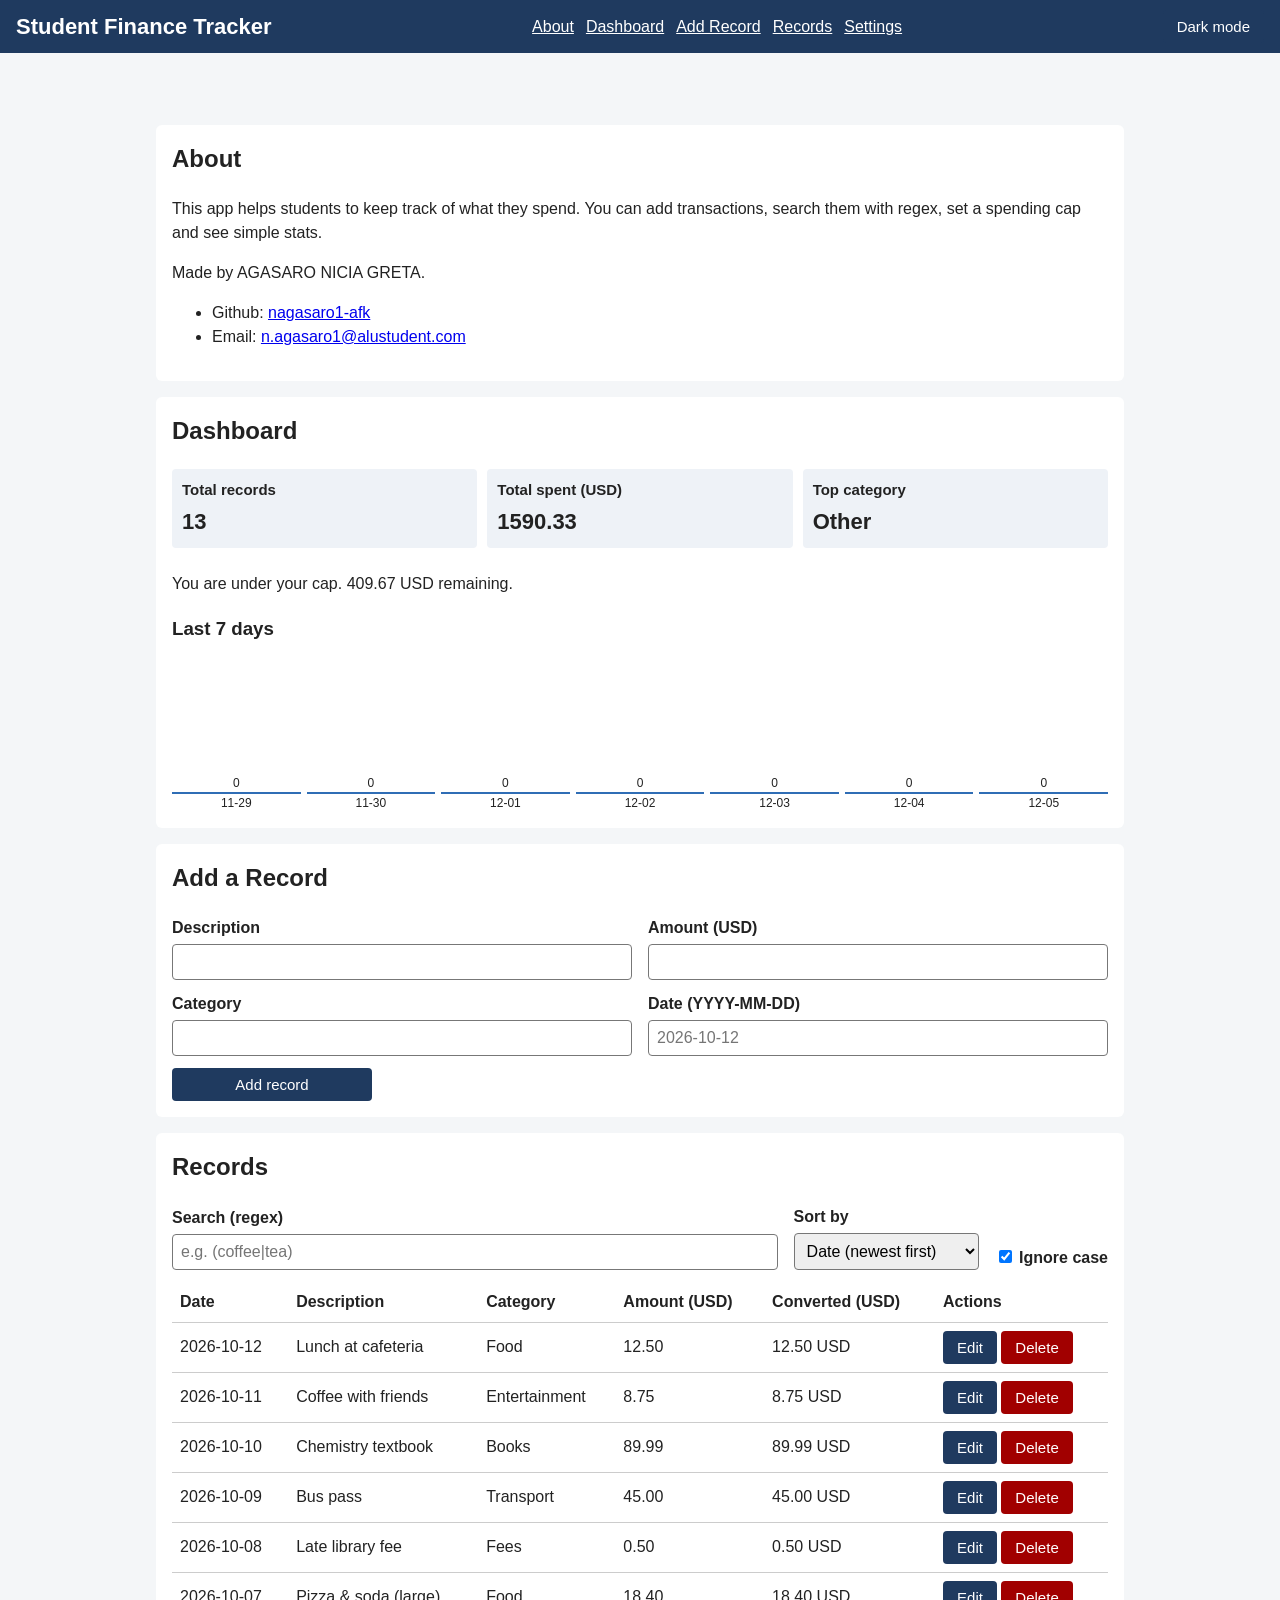
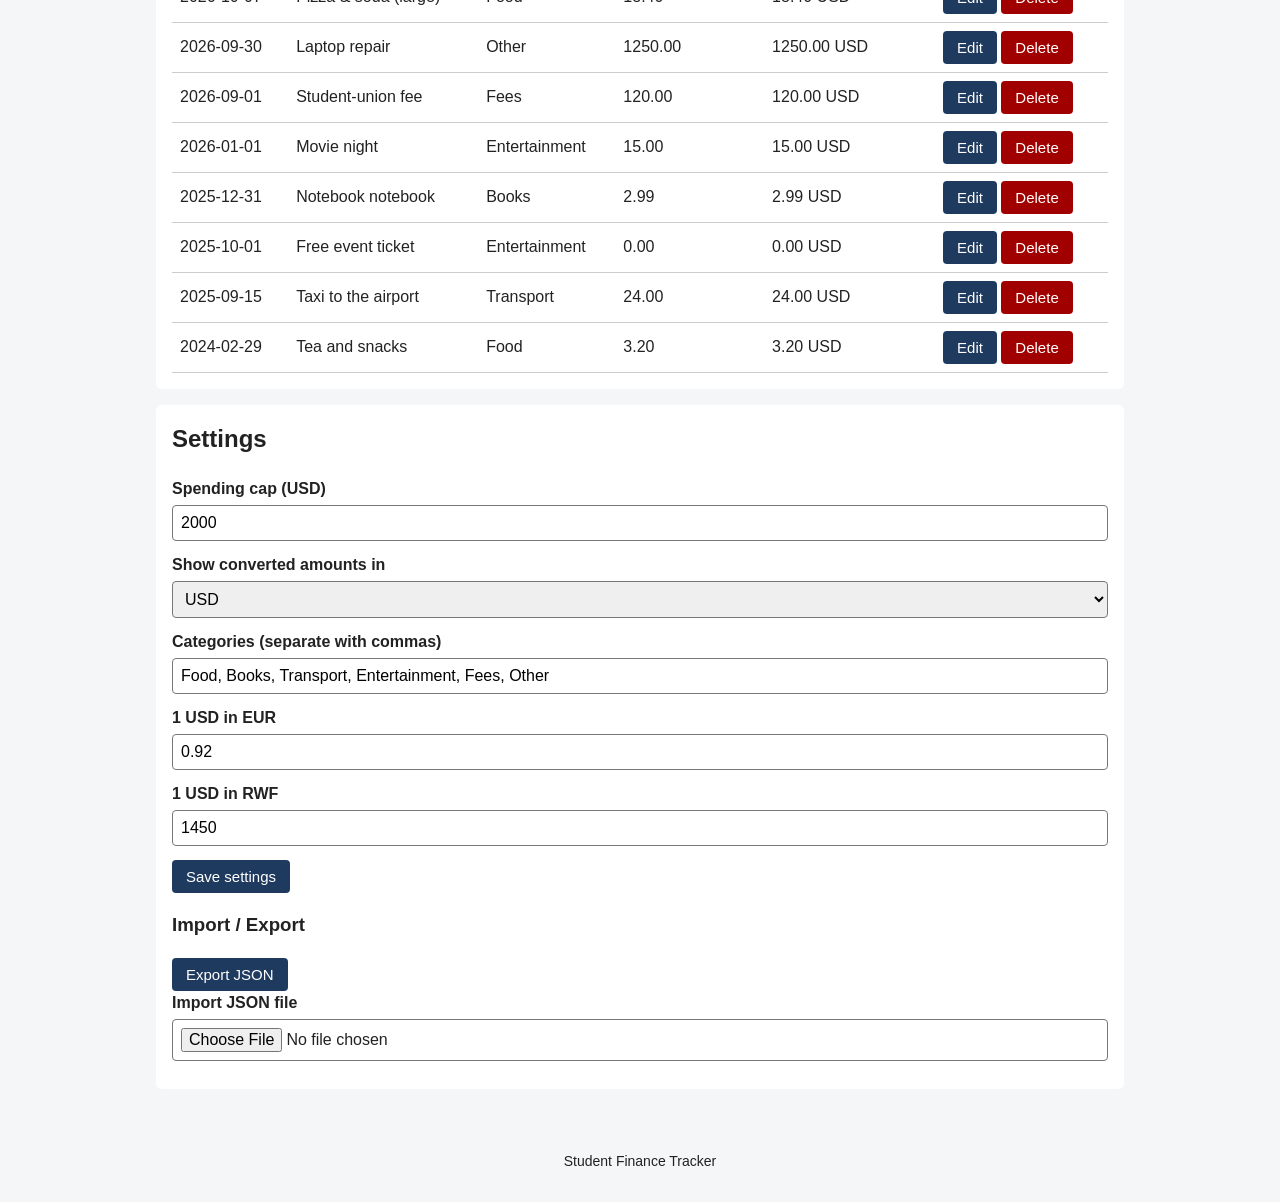
<file: index.html>
<!DOCTYPE html>
<html lang="en">
<head>
    <meta charset="UTF-8">
    <meta name="viewport" content="width=device-width, initial-scale=1.0">
    <title>Student Finance Tracker</title>
    <link rel="stylesheet" href="styles.css">
</head>
<body>
 <a href="#main" class="skip-link">Skip to content</a>
  <header>
    <h1>Student Finance Tracker</h1>
    <nav aria-label="Main navigation">
        <ul>
     <li><a href="#about">About</a></li>
           <li><a href="#dashboard">Dashboard</a></li>
            <li><a href="#form-section">Add Record</a></li>
            <li><a href="#records">Records</a></li>
           <li><a href="#settings">Settings</a></li>
        </ul>
    </nav>
    <button type="button" id="theme-btn">Dark mode</button>
  </header> 

  <main id="main">
  <p id="status" role="status"></p>

  <section id="about"> 
<h2>About</h2>
<p> This app helps students to keep track of what they spend. You can add transactions, search them with regex, set a spending cap and see simple stats.</p>
<p>Made by AGASARO NICIA GRETA.</p>
<ul>
    <li>Github: <a href="https://github.com/nagasaro1-afk">nagasaro1-afk</a></li>
    <li> Email: <a href="mailto:n.agasaro1@alustudent.com">n.agasaro1@alustudent.com</a></li>
</ul>
  </section>

  <section id="dashboard">
    <h2> Dashboard</h2>
    <div class="stats">
         <div class="stat-box">
            <h3>Total records</h3>
            <p id="stat-count">0</p>
            </div>
         <div class="stat-box">
            <h3>Total spent (USD)</h3>
            <p id="stat-sum">0.00</p>
            </div>
           <div class="stat-box">
            <h3>Top category</h3>
            <p id="stat-top">-</p>
            </div>
            </div>

           <p id="cap-polite" aria-live="polite"></p>
           <p id="cap-alert" class="over" role="alert" aria-live="assertive"></p> 
           <h3>Last 7 days</h3>
           <div id="trend" class="trend"></div>
           </section>

           <section id="form-section">
<h2>Add a Record</h2>
<form id="record-form" novalidate>
    <div class="field">
    <label for="description">Description</label>
    <input type="text" id="description" autocomplete="off" aria-describedby="description-error">
    <span class="error" id="description-error"></span>
</div>


<div class="field">
    <label for="amount">Amount (USD)</label>
    <input type="text" id="amount" inputmode="decimal" autocomplete="off" aria-describedby="amount-error">
    <span class="error" id="amount-error"></span>

</div>

<div class="field">
 <label for="category">Category</label>
<input type="text" id="category" list="category-list" autocomplete="off" aria-describedby="category-error">
<datalist id="category-list"></datalist>
<span class="error" id="category-error"></span>
</div>


<div class="field">
 <label for="date">Date (YYYY-MM-DD)</label>
 <input type="text" id="date" placeholder="2026-10-12" autocomplete="off" aria-describedby="date-error">
 <span class="error" id="date-error"></span>
 </div>

 <button type="submit">Add record</button>
 </form>
 </section>


  <section id="records">
    <h2>Records</h2>

    <div class="controls">
    <div class="field">
        <label for="search">Search (regex)</label>
        <input type="text" id="search" placeholder="e.g. (coffee|tea)" autocomplete="off">
        <span class="error" id="search-error"></span>
        </div>

        <div class="field">
        <label for="sort">Sort by</label>
        <select id="sort">
         <option value="date-new">Date (newest first)</option>   
         <option value="date-old">Date (oldest first)</option>
         <option value="desc-az">Description (A to Z)</option>
         <option value="desc-za">Description (Z to A)</option>
         <option value="amount-high">Amount (high to low)</option>
         <option value="amount-low">Amount  (low  to high)</option>
</select>
</div>

<div class="field checkbox">
    <input type="checkbox" id="ignore-case" checked>
    <label for="ignore-case">Ignore case</label>
    </div>
</div>
    <div class="table-wrap">
        <table>
            <thead>
                <tr>
              <th scope="col">Date</th> 
              <th scope="col">Description</th>  
              <th scope="col">Category</th>  
              <th scope="col">Amount (USD)</th>  
              <th scope="col" id="converted-head">Converted</th>  
              <th scope="col">Actions</th>  
                </tr>
            </thead>
            <tbody id="records-body"></tbody>
        </table>
        </div>

</section>
<section id="settings"> 
<h2>Settings</h2>
<form id="settings-form" novalidate>
    <div class="field">
        <label for="cap">Spending cap (USD)</label>
<input type="text" id="cap" autocomplete="off">
</div>

<div class="field">
    <label for="display-currency">Show converted amounts in</label>
    <select id="display-currency"> 
<option value="USD">USD</option>
<option value="EUR">EUR</option>
<option value="RWF">RWF</option>
</select>
</div>

<div class="field">
    <label for="settings-categories">Categories (separate with commas)</label>
    <input type="text" id="settings-categories" autocomplete="off">
</div>


<div class="field">
    <label for="rate-eur">1 USD in EUR</label>
    <input type="text" id="rate-eur" autocomplete="off">
    </div>

    <div class="field">
        <label  for="rate-rwf">1 USD in RWF</label>
        <input type="text" id="rate-rwf" autocomplete="off">
        </div>

<p id="settings-error" class="error" role="alert"></p>
<button type="submit">Save settings</button>
</form>

<h3>Import / Export</h3>
<button type="button" id="export-btn">Export JSON</button>
<div class="field">
    <label for="import-file">Import JSON file</label>
<input type="file" id="import-file" accept=".json,application/json">
</div>
</section>
</main>

<footer>
    <p>Student Finance Tracker </p>
</footer> 

<script type="module" src="main.js"></script>
<script type="module" src="theme.js"></script>
</body>
</html>
</file>
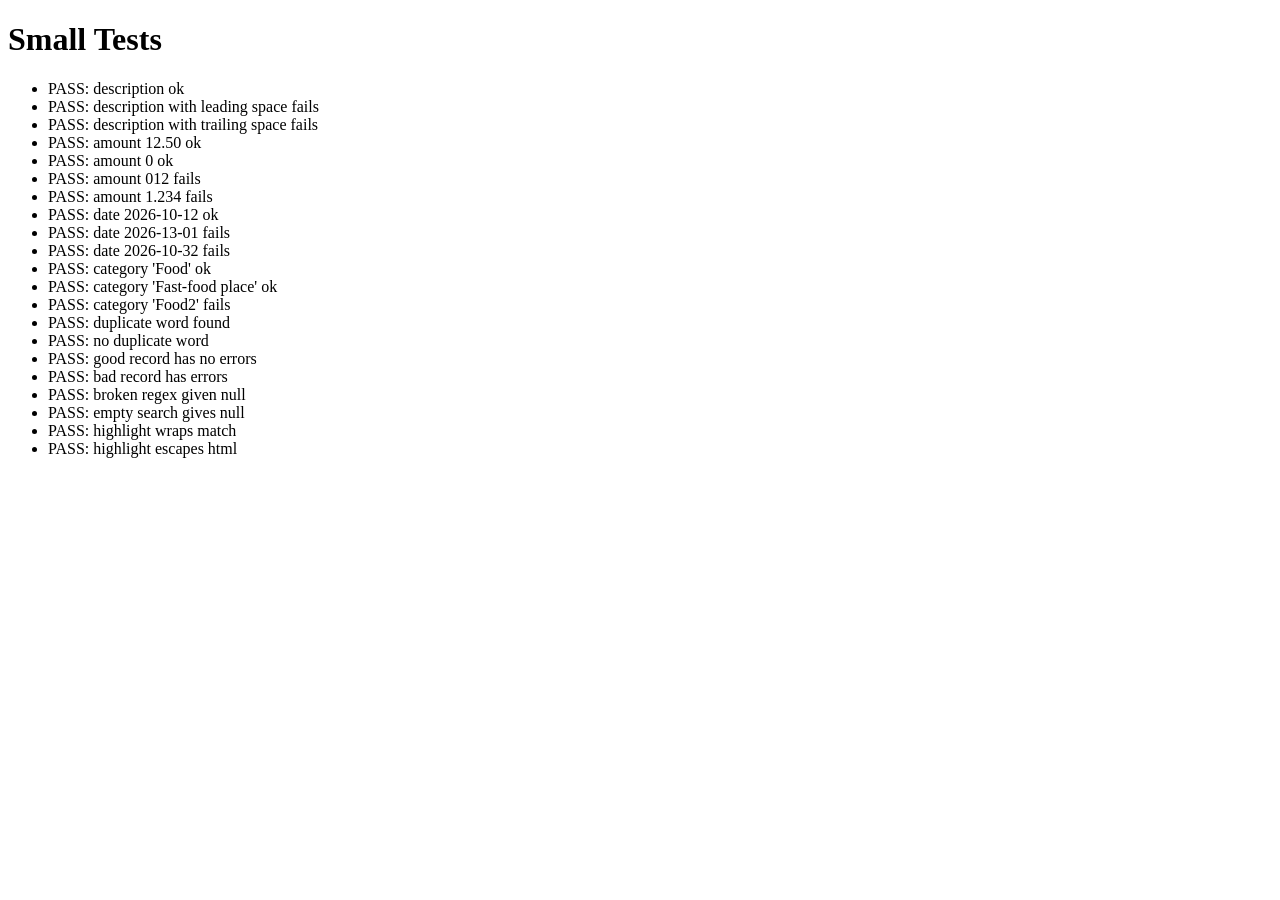
<file: tests.html>
<!DOCTYPE html>
<html lang="en">
<head>
    <meta charset="UTF-8">
    <meta name="viewport" content="width=device-width, initial-scale=1.0">
    <title>Tests</title>
</head>
<body>
    <h1>Small Tests</h1>
    <ul id="results"></ul>

    <script type="module">
        import { rules, validateFields, hasErrors } from "./validators.js";
        import { compileRegex, highlight } from "./search.js";

        const results = document.querySelector("#results");

        function check(name, condition) {
            const li = document.createElement("li");
            li.textContent = (condition ? "PASS: " : "FAIL: ") + name;
            results.appendChild(li);
        }

        // description rule
        check("description ok", rules.description.test("Bus pass"));
        check("description with leading space fails", !rules.description.test(" Bus pass"));
        check("description with trailing space fails", !rules.description.test("Bus pass "));

        // amount rule
        check("amount 12.50 ok", rules.amount.test("12.50"));
        check("amount 0 ok", rules.amount.test("0"));
        check("amount 012 fails",!rules.amount.test("012"));
        check("amount 1.234 fails", !rules.amount.test("1.234"));

        // date rule
        check("date 2026-10-12 ok", rules.date.test("2026-10-12"));
        check("date 2026-13-01 fails", !rules.date.test("2026-13-01"));
        check("date 2026-10-32 fails", !rules.date.test("2026-10-32"));

        // category rule
        check("category 'Food' ok", rules.category.test("Food"));
        check("category 'Fast-food place' ok", rules.category.test("Fast-food place"));
        check("category 'Food2' fails", !rules.category.test("Food2"));

        // advanced rule (back-reference)
        check("duplicate word found", rules.duplicateWord.test("the the book"));
        check("no duplicate word", !rules.duplicateWord.test("the big book"));

        // whole validation
        const good = validateFields({ description: "Lunch", amount: "5", category: "Food", date: "2026-10-12"});
        check("good record has no errors", !hasErrors(good));
        const bad = validateFields({ description: "", amount: "abc", category: "1", date: "x"});
        check("bad record has errors", hasErrors(bad));

// search helpers
        check("broken regex given null", compileRegex("(abc", true) === null);
        check("empty search gives null", compileRegex("", true)=== null);
        check("highlight wraps match", highlight("abc", compileRegex("b",true)) === "a<mark>b</mark>c");
        check("highlight escapes html", highlight("<b>", null) === "&lt;b&gt;");
    </script>

</body>
</html>
</file>
<file: styles.css>
/* mobile first - this is the base style (about 360px) */

*{
    box-sizing:border-box;
}

body{
    font-family:Arial, sans-serif;
    background-color: #f4f6f8;
    color: #222;
    margin:0;
    line-height:1.5;
}

.skip-link{
    position: absolute;
    left: -999px;
    top:0;
    background: #000;
    color: #fff;
    padding: 8px;
}

.skip-link:focus {
    left: 0;
}


header{
    background-color: #1f3a5f;
    color: white;
    padding: 10px 16px;
}

header h1 { 
    margin: 0 0 8px 0;
    font-size: 22px;
}

nav ul { 
    list-style: none;
    margin: 0;
    padding: 0;
    display: flex;
    flex-wrap: wrap;
    gap: 12px;
}

nav a{
    color: white;
}

main{
    padding: 16px;
}

section{
    background-color: white;
    padding: 16px;
    margin-bottom: 16px;
    border-radius: 6px;
}

h2{
    margin-top: 0;
}

a:focus,
button:focus,
input:focus,
select:focus {
 outline: 3px solid #ff9800;
 outline-offset: 2px
}

/* forms */
.field{
    margin-bottom: 12px;
}

label {
    display: block;
    font-weight: bold;
    margin-bottom: 4px;
}

input[type="text"],
input[type="file"],
select{
    width: 100%;
    padding: 8px;
    font-size: 16px;
    border: 1px solid #777;
    border-radius: 4px;
}

.checkbox label {
    display: inline
}

.error{
    color: #b00020;
    font-size: 14px;
    display: block;
}

button{
    background-color: #1f3a5f;
    color: white;
    border:none;
    padding: 8px 14px;
    font-size: 15px;
    border-radius: 4px;
    cursor: pointer;
    transition: background-color 0.3s;
}

button:hover {
background-color: #2f6db5;
}

.delete-btn{
    background-color: #a10000;
}

#status { 
    font-weight: bold;
    color: #1f3a5f;
    min-height: 24px;
}

/* dashboard */
.stat-box {
    background-color: #eef2f7;
    padding: 10px;
    margin-bottom: 8px;
    border-radius: 4px;
}


.stat-box h3 {
    margin: 0;
    font-size: 15px;
}


.stat-box p{
    margin: 4px 0 0 0;
    font-size: 22px;
    font-weight: bold;
}

.over {
    color: #b00020;
    font-weight: bold;
}

.trend {
    display: flex;
    gap: 6px;
    align-items: flex-end;
    height: 150px;
}


.trend-col {
    flex: 1;
    display: flex;
    flex-direction: column;
    justify-content: flex-end;
    text-align: center;
    font-size: 12px;
    height: 100%;
}


.bar {
    background-color: #2f6db5;
    width: 100%;
    min-height: 2px;
    transition: height 0.5s;
}

/* table - on phones each row looks like a card */

table,
thead,
tbody,
tr,
td{
    display: block;
}


thead {
    display: none;
}


tr {
    border: 1px solid #bbb;
    margin-bottom: 10px; 
    padding: 8px;
    border-radius: 4px;
    animation: fadein 0.5s;
}


td {
    padding: 4px 0;
}


td::before {
    content: attr(data-label) ": ";
    font-weight: bold;
}


td input{ 
    width: 100%;
    padding: 4px;
    font-size: 15px;
}

mark{
    background-color: yellow;
    color: black;
}

@keyframes fadein {
    from{ 
        opacity: 0;
    }
    to{
        opacity: 1;
    }
}


footer{ 
    text-align: center;
    padding: 16px;
    font-size: 14px;
}


/* desktop */
@media (min-width: 768px) {
    .stats { 
        display: flex;
        gap:10px;
    }
 
    .stat-box {
        flex: 1;
    }

    .controls{ 
        display:flex;
        gap: 16px;
        align-items: flex-end;
    }
 .controls .field:first-child {
    flex: 1;
 }

 table {
    display: table;
    width:100%;
    border-collapse: collapse;
 }
  thead{
    display: table-header-group;
  }

  tbody{
    display: table-row-group;
  }

  tr{
    display: table-row;
    border: none;
    padding: 0;
    margin: 0;
  }

th,
td {
    display:table-cell;
    padding: 8px;
    border-bottom: 1px solid #ccc;
    text-align: left;
}
td::before {
    content: none;
}
}

@media (min-width:1024px) {
    main{ 
        max-width:1000px;
        margin: 0 auto;
    }

    header{
        display: flex;
        justify-content: space-between;
        align-items: center;
    }

    header h1{
        margin: 0;
    }


    #record-form{
        display: grid;
        grid-template-columns: 1fr 1fr;
        gap: 0 16px;
    }

#record-form button {
    grid-column: 1 / 3;
    width: 200px;
}

}

/* dark mode*/

body.dark {
    background: #14181f;
    color: #e8e8e8;
}

body.dark section {
    background-color: #1e242d
}

body.dark .stat-box {
    background: #2a323d;
}

body.dark input[type="text"],
body.dark input[type="file"],
body.dark select {
background-color: #2a323d;
    color: #e8e8e8;
    border-color: #8a94a3;
}

body.dark tr,
body.dark td,
body.dark th{
    border-color: #4a5463;
}
 
body.dark .error,
body.dark .over {
color: #ff8a8a;
}

body.dark #status,
body.dark main a {
    color: #8fb8ee;
}
</file>
